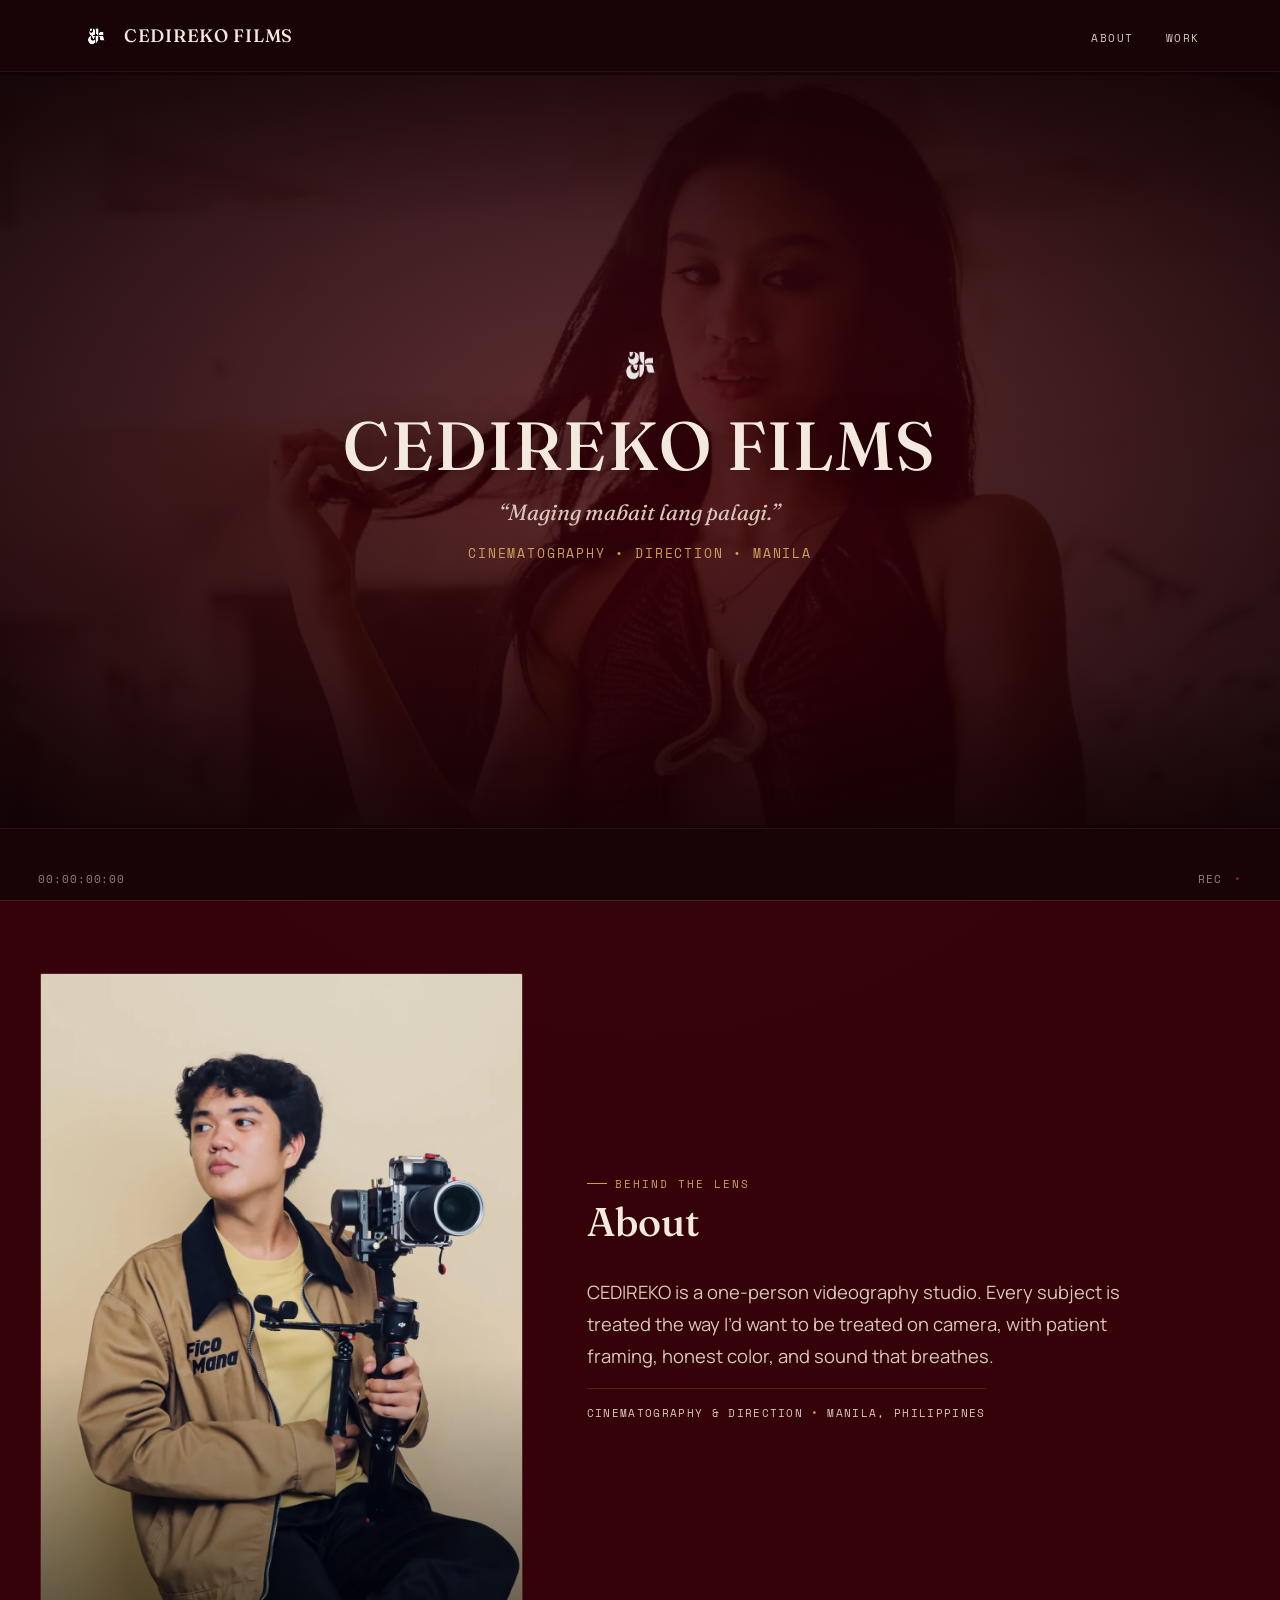
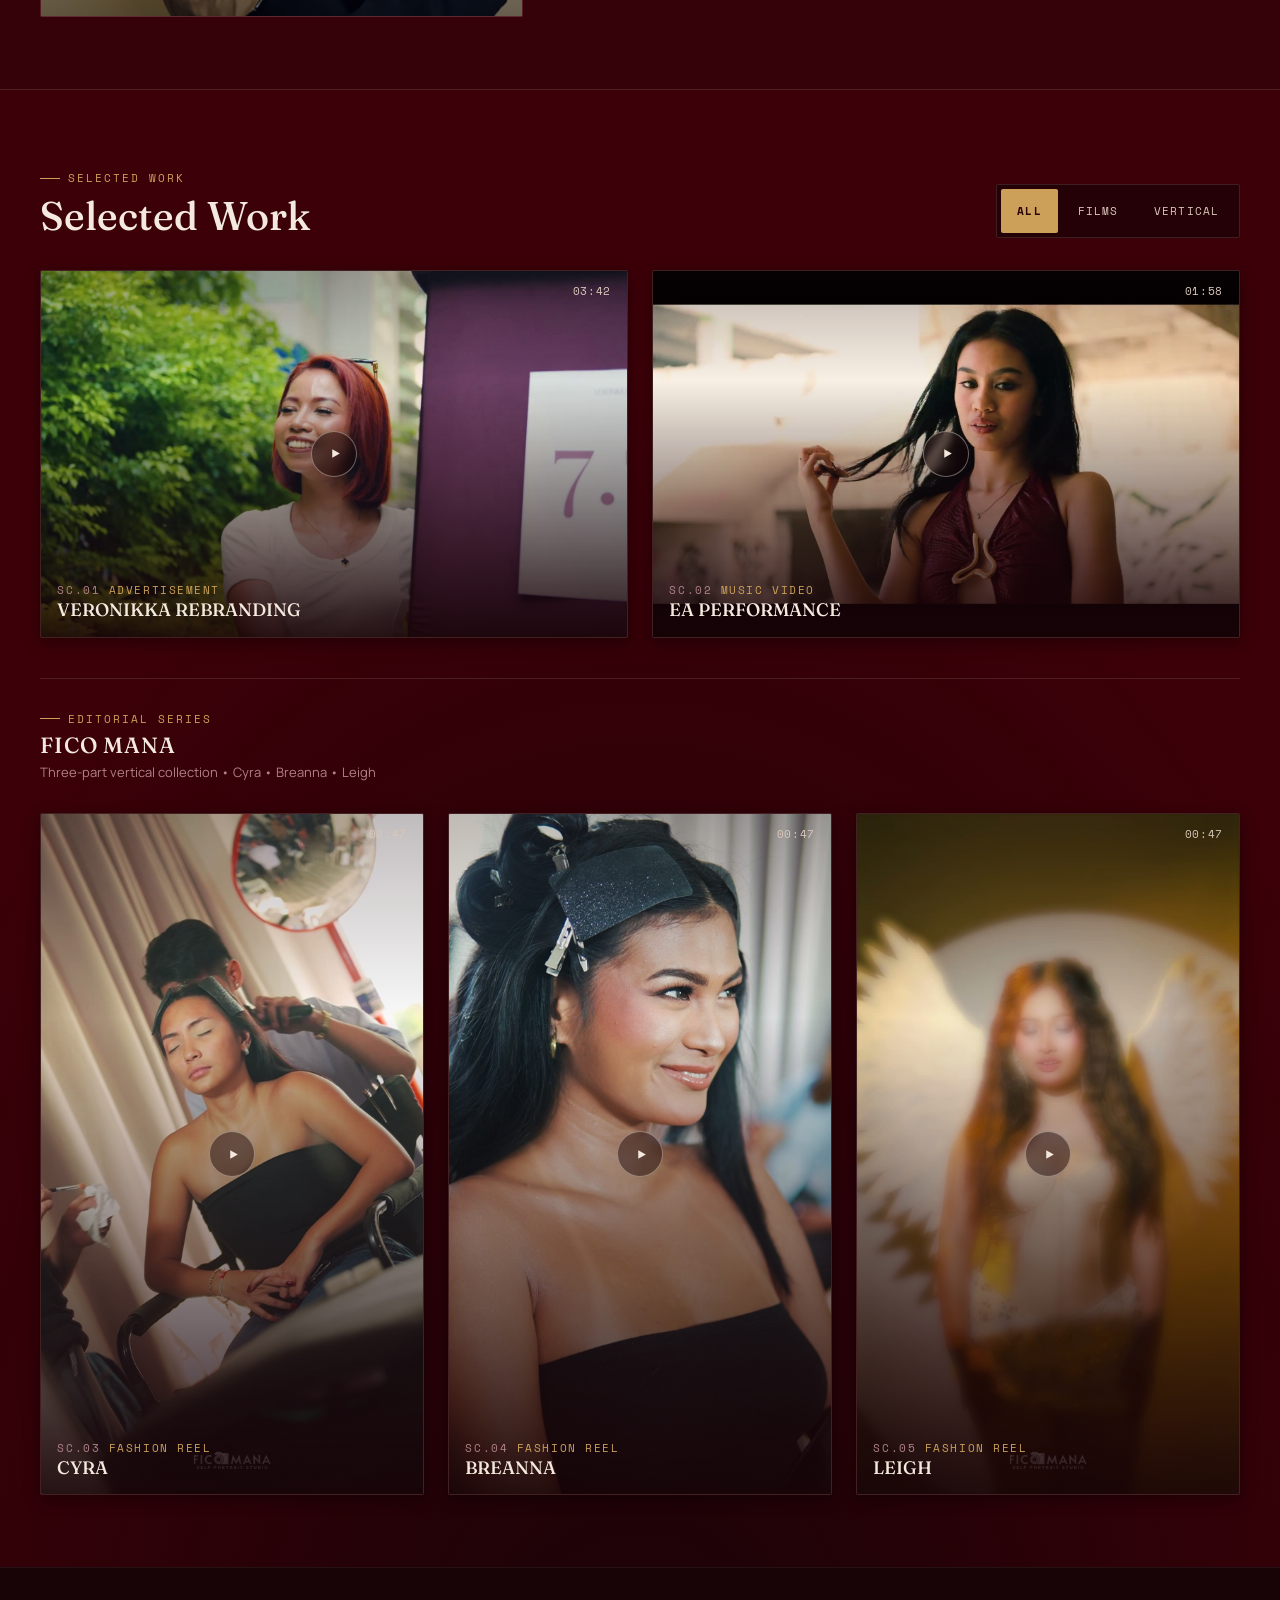
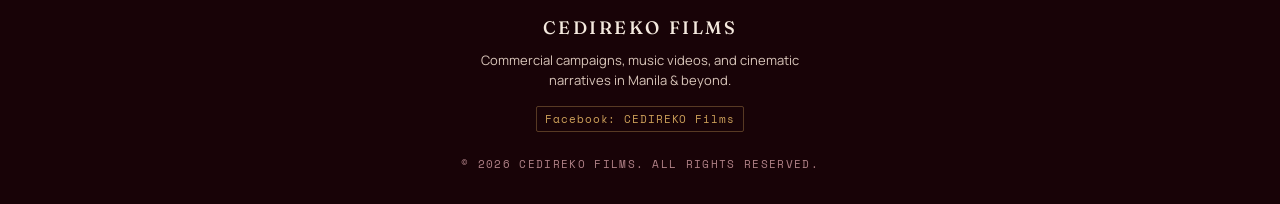
<file: index.html>
<!DOCTYPE html>
<html lang="en">
<head>
<meta charset="UTF-8">
<meta name="viewport" content="width=device-width, initial-scale=1.0">
<title>CEDIREKO Films — Videographer in Manila, Philippines</title>
<meta name="description" content="CEDIREKO Films is a videography studio in Manila, Philippines, crafting cinematic narratives, commercial campaigns, and vertical films.">
<link rel="canonical" href="https://eysiarw.github.io/Cedireko-Films/">

<meta name="theme-color" content="#3C0008">

<!-- Open Graph / Facebook -->
<meta property="og:type" content="website">
<meta property="og:title" content="CEDIREKO Films — Videographer in Manila, Philippines">
<meta property="og:description" content="CEDIREKO Films is a videography studio in Manila, Philippines, crafting cinematic narratives, commercial campaigns, and vertical films.">
<meta property="og:image" content="https://eysiarw.github.io/Cedireko-Films/assets/og-cover.jpg">
<meta property="og:image:width" content="1200">
<meta property="og:image:height" content="630">
<meta property="og:url" content="https://eysiarw.github.io/Cedireko-Films/">

<!-- Twitter Card -->
<meta name="twitter:card" content="summary_large_image">
<meta name="twitter:title" content="CEDIREKO Films — Videographer in Manila, Philippines">
<meta name="twitter:description" content="CEDIREKO Films is a videography studio in Manila, Philippines, crafting cinematic narratives, commercial campaigns, and vertical films.">
<meta name="twitter:image" content="https://eysiarw.github.io/Cedireko-Films/assets/og-cover.jpg">

<!-- Structured Data (JSON-LD) -->
<script type="application/ld+json">
{
  "@context": "https://schema.org",
  "@type": "LocalBusiness",
  "name": "CEDIREKO Films",
  "url": "https://eysiarw.github.io/Cedireko-Films/",
  "logo": "https://eysiarw.github.io/Cedireko-Films/assets/CEDIREKO%20PNG.png",
  "image": "https://eysiarw.github.io/Cedireko-Films/assets/og-cover.jpg",
  "address": {
    "@type": "PostalAddress",
    "addressLocality": "Manila",
    "addressCountry": "Philippines"
  },
  "sameAs": [
    "https://www.facebook.com/profile.php?id=100091618767684"
  ]
}
</script>

<link rel="preconnect" href="https://fonts.googleapis.com">
<link rel="preconnect" href="https://fonts.gstatic.com" crossorigin>
<link href="https://fonts.googleapis.com/css2?family=Fraunces:ital,opsz,wght@0,9..144,300;0,9..144,500;0,9..144,600;1,9..144,400&family=Manrope:wght@400;500;600;700&family=Space+Mono:wght@400;700&display=swap" rel="stylesheet">
<link rel="icon" type="image/png" href="assets/CEDIREKO PNG.png">
<link rel="stylesheet" href="style.css">
</head>
<body>

  <!-- Skip link for keyboard accessibility (WCAG 2.4.1) -->
  <a href="#main-content" class="skip-link">Skip to main content</a>

  <!-- Subtle analog film grain texture -->
  <div class="grain" aria-hidden="true"></div>

  <!-- SITE HEADER: Dual-state fixed translucent header -->
  <header class="site-header" id="site-header">
    <div class="site-header__container">
      
      <!-- Studio Brand & Logo Link -->
      <a href="#hero" class="site-header__brand" aria-label="CEDIREKO FILMS — Back to top">
        <img src="assets/CEDIREKO PNG.png" alt="CEDIREKO Films logo mark" class="site-header__logo" width="32" height="32" decoding="async">
        <span class="site-header__brand-text wordmark">CEDIREKO FILMS</span>
      </a>

      <!-- Desktop Navigation Links -->
      <nav class="site-header__nav" aria-label="Primary navigation">
        <ul class="site-header__nav-list">
          <li class="site-header__nav-item">
            <a href="#about" class="site-header__nav-link">About</a>
          </li>
          <li class="site-header__nav-item">
            <a href="#reel" class="site-header__nav-link">Work</a>
          </li>
        </ul>
      </nav>

      <!-- Mobile Hamburger Toggle Button -->
      <button type="button" 
              class="site-header__burger" 
              id="mobile-nav-toggle" 
              aria-controls="mobile-nav" 
              aria-expanded="false" 
              aria-label="Toggle navigation menu">
        <span class="burger-box" aria-hidden="true">
          <span class="burger-line"></span>
          <span class="burger-line"></span>
          <span class="burger-line"></span>
        </span>
      </button>

    </div>

    <!-- Mobile Navigation Drawer Overlay -->
    <div class="mobile-nav" id="mobile-nav" aria-label="Mobile navigation" inert>
      <div class="mobile-nav__backdrop" aria-hidden="true"></div>
      <nav class="mobile-nav__panel" aria-label="Mobile navigation menu" tabindex="-1">
        <div class="mobile-nav__header">
          <button type="button" 
                  class="mobile-nav__close" 
                  id="mobile-nav-close" 
                  aria-label="Close navigation menu">
            <svg aria-hidden="true" width="20" height="20" viewBox="0 0 24 24" fill="none" stroke="currentColor" stroke-width="2" stroke-linecap="round">
              <line x1="18" y1="6" x2="6" y2="18"></line>
              <line x1="6" y1="6" x2="18" y2="18"></line>
            </svg>
          </button>
        </div>

        <ul class="mobile-nav__list">
          <li class="mobile-nav__item">
            <a href="#about" class="mobile-nav__link">
              <span class="mobile-nav__label">About</span>
            </a>
          </li>
          <li class="mobile-nav__item">
            <a href="#reel" class="mobile-nav__link">
              <span class="mobile-nav__label">Work</span>
            </a>
          </li>
        </ul>
      </nav>
    </div>
  </header>

<main id="main-content" tabindex="-1">

  <!-- HERO: Cinematic Showcase -->
  <section class="hero" id="hero" aria-labelledby="hero-title">
    <!-- Ambient looping cinematic video background -->
    <div class="hero__video-bg" aria-hidden="true">
      <video class="hero__video-media" autoplay muted loop playsinline preload="metadata" poster="assets/posters/ea.jpg">
        <source src="projects/EA_FINALCUT.mp4" type="video/mp4">
      </video>
      <div class="hero__video-overlay"></div>
    </div>

    <!-- Letterbox cinema framing bars -->
    <div class="letterbox top" aria-hidden="true"></div>
    <div class="letterbox bottom" aria-hidden="true"></div>

    <!-- Viewfinder camera telemetry overlay -->
    <div class="hero__viewfinder hero-viewfinder" aria-hidden="true">
      <span class="hero-tc bl">00:00:00:00</span>
      <span class="hero-tc br">REC <span class="tally-dot" aria-hidden="true">&bull;</span></span>
    </div>

    <!-- Central Hero Staging: Clear 3-Tier Visual Hierarchy -->
    <div class="hero-inner hero__inner">
      <div class="logo-mark hero__logo">
        <img src="assets/CEDIREKO PNG.png" 
             alt="CEDIREKO Films studio logo" 
             class="hero__logo-img" 
             width="64" 
             height="64" 
             fetchpriority="high" 
             decoding="async">
      </div>
      <h1 id="hero-title" class="studio-name hero__title wordmark">CEDIREKO FILMS</h1>
      <div class="hero__tagline-group">
        <p class="tagline hero__tagline">&ldquo;Maging mabait lang palagi.&rdquo;</p>
      </div>
      <p class="hero__descriptor">Cinematography &bull; Direction &bull; Manila</p>
    </div>
  </section>

  <!-- ABOUT -->
  <section class="about" id="about" aria-labelledby="about-title">
    <div class="section-container">
      <div class="about-grid reveal">
        <div class="about-frame">
          <picture>
            <source srcset="assets/founder-portrait.webp" type="image/webp">
            <img class="about-placeholder-img" src="assets/founder-portrait.jpg" alt="Portrait of CEDIREKO Films founder and cinematographer" width="400" height="500" loading="lazy" decoding="async">
          </picture>
        </div>
        <div class="about-text">
          <div class="section-head">
            <span class="eyebrow">Behind the lens</span>
            <h2 id="about-title" class="section-title">About</h2>
          </div>
          <p class="about-bio">CEDIREKO is a one-person videography studio. Every subject is treated the way I&rsquo;d want to be treated on camera, with patient framing, honest color, and sound that breathes.</p>
          <div class="about-credits">
            <span class="about-credits-item">Cinematography &amp; Direction</span>
            <span class="about-credits-dot" aria-hidden="true">&bull;</span>
            <span class="about-credits-item">Manila, Philippines</span>
          </div>
        </div>
      </div>
    </div>
  </section>

  <!-- SELECTED WORK -->
  <section class="reel" id="reel" aria-labelledby="reel-title">
    <div class="section-container">
      <div class="section-head reel-head reveal">
        <div>
          <span class="eyebrow">Selected work</span>
          <h2 id="reel-title" class="section-title">Selected Work</h2>
        </div>
        <div class="reel-toggle" role="tablist" aria-label="Reel orientation">
          <button type="button" class="reel-toggle-btn is-active" data-view="all" role="tab" aria-selected="true" id="tab-all" aria-controls="reel-grid">All</button>
          <button type="button" class="reel-toggle-btn" data-view="landscape" role="tab" aria-selected="false" id="tab-films" aria-controls="reel-grid">Films</button>
          <button type="button" class="reel-toggle-btn" data-view="portrait" role="tab" aria-selected="false" id="tab-vertical" aria-controls="reel-grid">Vertical</button>
        </div>
      </div>

      <!-- Reel Grid: Responsive showcase with structured metadata -->
      <div class="reel-grid reveal-stagger" id="reel-grid" data-view="all" role="tabpanel" aria-labelledby="tab-all">

        <!-- Project 01: Veronikka Rebranding -->
        <div class="reel-card stagger-item" data-orientation="landscape" data-scene="SC.01" data-seek-time="1.0" tabindex="0" role="button" aria-label="Play Veronikka Rebranding (Advertisement)">
          <div class="reel-thumb" style="background:linear-gradient(150deg,#5c1420,#2a0509 70%);"></div>
          <video class="reel-video" data-src="projects/VERONIKKA_REVISED_3.mp4" poster="assets/posters/veronikka.jpg" muted loop playsinline preload="metadata"></video>
          <div class="reel-tc"><span>03:42</span></div>
          <div class="play-ring" aria-hidden="true"><svg viewBox="0 0 24 24" aria-hidden="true"><path d="M6 4l14 8-14 8V4z"/></svg></div>
          <div class="reel-meta">
            <div class="reel-meta-eyebrow">
              <span class="reel-scene" aria-hidden="true">SC.01</span>
              <span class="reel-cat">ADVERTISEMENT</span>
            </div>
            <h3 class="reel-title">VERONIKKA REBRANDING</h3>
          </div>
        </div>

        <!-- Project 02: EA Performance -->
        <div class="reel-card stagger-item" data-orientation="landscape" data-scene="SC.02" data-seek-time="2.0" tabindex="0" role="button" aria-label="Play EA Performance (Music Video)">
          <div class="reel-thumb" style="background:linear-gradient(150deg,#7a2233,#3c0008 70%);"></div>
          <video class="reel-video" data-src="projects/EA_FINALCUT.mp4" poster="assets/posters/ea.jpg" muted loop playsinline preload="metadata"></video>
          <div class="reel-tc"><span>01:58</span></div>
          <div class="play-ring" aria-hidden="true"><svg viewBox="0 0 24 24" aria-hidden="true"><path d="M6 4l14 8-14 8V4z"/></svg></div>
          <div class="reel-meta">
            <div class="reel-meta-eyebrow">
              <span class="reel-scene" aria-hidden="true">SC.02</span>
              <span class="reel-cat">MUSIC VIDEO</span>
            </div>
            <h3 class="reel-title">EA PERFORMANCE</h3>
          </div>
        </div>

        <!-- FICO MANA Series Header: Clean group label without bracket noise -->
        <div class="reel-series-header" data-series="ficomana">
          <div class="reel-series-header__inner">
            <span class="eyebrow">Editorial Series</span>
            <h3 class="reel-series-title">FICO MANA</h3>
            <p class="reel-series-desc">Three-part vertical collection &bull; Cyra &bull; Breanna &bull; Leigh</p>
          </div>
        </div>

        <!-- Project 03: FICO MANA — Cyra -->
        <div class="reel-card stagger-item" data-orientation="portrait" data-series="ficomana" data-scene="SC.03" data-seek-time="1.5" tabindex="0" role="button" aria-label="Play Fico Mana Cyra (Vertical Series Pt. 1)">
          <div class="reel-thumb" style="background:linear-gradient(150deg,#6b1c28,#2a0509 70%);"></div>
          <video class="reel-video" data-src="projects/FICOMANA_CYRA_2_1.mp4" poster="assets/posters/ficomana_cyra.jpg" muted loop playsinline preload="metadata"></video>
          <div class="reel-tc"><span>00:47</span></div>
          <div class="play-ring" aria-hidden="true"><svg viewBox="0 0 24 24" aria-hidden="true"><path d="M6 4l14 8-14 8V4z"/></svg></div>
          <div class="reel-meta">
            <div class="reel-meta-eyebrow">
              <span class="reel-scene" aria-hidden="true">SC.03</span>
              <span class="reel-cat">FASHION REEL</span>
            </div>
            <h3 class="reel-title">CYRA</h3>
          </div>
        </div>

        <!-- Project 04: FICO MANA — Breanna -->
        <div class="reel-card stagger-item" data-orientation="portrait" data-series="ficomana" data-scene="SC.04" data-seek-time="1.5" tabindex="0" role="button" aria-label="Play Fico Mana Breanna (Vertical Series Pt. 2)">
          <div class="reel-thumb" style="background:linear-gradient(150deg,#6b1c28,#2a0509 70%);"></div>
          <video class="reel-video" data-src="projects/BREANNA_1.mp4" poster="assets/posters/ficomana_breanna.jpg" muted loop playsinline preload="metadata"></video>
          <div class="reel-tc"><span>00:47</span></div>
          <div class="play-ring" aria-hidden="true"><svg viewBox="0 0 24 24" aria-hidden="true"><path d="M6 4l14 8-14 8V4z"/></svg></div>
          <div class="reel-meta">
            <div class="reel-meta-eyebrow">
              <span class="reel-scene" aria-hidden="true">SC.04</span>
              <span class="reel-cat">FASHION REEL</span>
            </div>
            <h3 class="reel-title">BREANNA</h3>
          </div>
        </div>

        <!-- Project 05: FICO MANA — Leigh -->
        <div class="reel-card stagger-item" data-orientation="portrait" data-series="ficomana" data-scene="SC.05" data-seek-time="1.5" tabindex="0" role="button" aria-label="Play Fico Mana Leigh (Vertical Series Pt. 3)">
          <div class="reel-thumb" style="background:linear-gradient(150deg,#6b1c28,#2a0509 70%);"></div>
          <video class="reel-video" data-src="projects/FICOMANA_LEIGH_web.mp4" poster="assets/posters/ficomana_leigh.jpg" muted loop playsinline preload="metadata"></video>
          <div class="reel-tc"><span>00:47</span></div>
          <div class="play-ring" aria-hidden="true"><svg viewBox="0 0 24 24" aria-hidden="true"><path d="M6 4l14 8-14 8V4z"/></svg></div>
          <div class="reel-meta">
            <div class="reel-meta-eyebrow">
              <span class="reel-scene" aria-hidden="true">SC.05</span>
              <span class="reel-cat">FASHION REEL</span>
            </div>
            <h3 class="reel-title">LEIGH</h3>
          </div>
        </div>

      </div>
    </div>
  </section>

</main>

  <!-- NATIVE VIDEO MODAL PLAYER -->
  <dialog id="video-modal" class="video-modal" aria-labelledby="modal-title" aria-modal="true">
    <div class="modal-dialog-content modal-inner">
      <button type="button" class="modal-close" aria-label="Close video player">
        <svg width="20" height="20" viewBox="0 0 24 24" fill="none" stroke="currentColor" stroke-width="2" aria-hidden="true">
          <path d="M18 6L6 18M6 6l12 12" stroke-linecap="round" stroke-linejoin="round"/>
        </svg>
      </button>
      <div class="modal-video-container">
        <video id="modal-video" controls playsinline preload="metadata" poster="assets/posters/veronikka.jpg">
          <source src="projects/VERONIKKA_REVISED_3.mp4" type="video/mp4">
          Your browser does not support native video playback.
        </video>
      </div>
      <div class="modal-info">
        <div class="modal-meta-left">
          <div class="modal-meta-eyebrow">
            <span class="modal-scene" id="modal-scene">SC.01</span>
            <span class="modal-cat" id="modal-cat">ADVERTISEMENT</span>
          </div>
          <h3 class="modal-title" id="modal-title">VERONIKKA REBRANDING</h3>
          <span class="modal-tc" id="modal-tc">03:42</span>
          <div class="modal-specs" id="modal-specs"></div>
        </div>

        <!-- Cinema Viewer Transport: Prev / Next Navigation -->
        <div class="modal-transport" aria-label="Reel transport controls">
          <button type="button" class="modal-nav-btn modal-prev" id="modal-prev-btn" aria-label="Previous project (Left Arrow)">
            <svg width="18" height="18" viewBox="0 0 24 24" fill="none" stroke="currentColor" stroke-width="2" stroke-linecap="round" stroke-linejoin="round" aria-hidden="true">
              <polyline points="15 18 9 12 15 6"></polyline>
            </svg>
            <span class="modal-nav-text">PREV</span>
          </button>
          <button type="button" class="modal-nav-btn modal-next" id="modal-next-btn" aria-label="Next project (Right Arrow)">
            <span class="modal-nav-text">NEXT</span>
            <svg width="18" height="18" viewBox="0 0 24 24" fill="none" stroke="currentColor" stroke-width="2" stroke-linecap="round" stroke-linejoin="round" aria-hidden="true">
              <polyline points="9 18 15 12 9 6"></polyline>
            </svg>
          </button>
        </div>
      </div>
    </div>
  </dialog>

<!-- SITE FOOTER -->
<footer class="site-footer" id="contact">
  <div class="footer-inner">
    <span class="footer-brand wordmark">CEDIREKO FILMS</span>
    <p class="footer-inquiry-note">Commercial campaigns, music videos, and cinematic narratives in Manila &amp; beyond.</p>
    <div class="footer-contact">
      <a href="https://www.facebook.com/profile.php?id=100091618767684" target="_blank" rel="noopener noreferrer" class="footer-contact-link" aria-label="CEDIREKO Films on Facebook (opens in new tab)">Facebook: CEDIREKO Films</a>
    </div>
    <p class="footer-copyright">&copy; 2026 CEDIREKO FILMS. ALL RIGHTS RESERVED.</p>
  </div>
</footer>

<script src="script.js"></script>
</body>
</html>
</file>
<file: style.css>
/* ==========================================================================
   CEDIREKO FILMS — DESIGN SYSTEM & CONSOLIDATED STYLESHEET
   Studio: Manila Videography Studio (Cinematography & Direction)
   Architecture: Unified CSS Custom Properties & Semantic Token System
   Palette: Darkroom Burgundy Canvas (#3C0008), Bone (#F4E9DE), Ember Gold (#CDA05A)
   ========================================================================== */

:root {
  --space-1: 0.25rem;
  --space-2: 0.5rem;
  --space-3: 0.75rem;
  --space-4: 1rem;
  --space-5: 1.5rem;
  --space-6: 2rem;
  --space-7: 3rem;
  --space-8: 4rem;
  --space-9: 6rem;

  --font-display: 'Fraunces', Georgia, serif;
  --font-sans: 'Manrope', -apple-system, BlinkMacSystemFont, 'Segoe UI', Roboto, sans-serif;
  --font-mono: 'Space Mono', 'SF Mono', Consolas, monospace;

  --font-family-display: var(--font-display);
  --font-family-sans: var(--font-sans);
  --font-family-mono: var(--font-mono);

  --text-xs: 0.6875rem;
  --text-sm: 0.8125rem;
  --text-base: 1rem;
  --text-lg: 1.125rem;
  --text-xl: 1.375rem;
  --text-2xl: clamp(1.85rem, 4vw, 2.5rem);
  --text-hero: clamp(2.5rem, 7vw, 4.25rem);

  --void: #3C0008;
  --wine: #4C0F19;
  --wine-deep: #2A0509;
  --frame: #180307;
  --bone: #F4E9DE;
  --bone-dim: #D9C6BA;
  --ash-rose: #B08187;
  --ember: #CDA05A;
  --ember-bright: #E2B66E;
  --line: rgba(244, 233, 222, 0.12);
  --line-strong: rgba(205, 160, 90, 0.35);

  --color-bg-primary: var(--void);
  --color-bg-surface: var(--wine-deep);
  --color-bg-elevated: var(--wine);
  --color-bg-frame: var(--frame);
  --color-bg-overlay: rgba(24, 3, 7, 0.92);
  --color-text-primary: var(--bone);
  --color-text-secondary: var(--bone-dim);
  --color-text-muted: var(--ash-rose);
  --color-accent: var(--ember);
  --color-border: var(--line);
  --color-border-subtle: var(--line);
  --color-border-accent: var(--line-strong);

  --radius: 2px;
  --radius-xs: 2px;
  --radius-sm: 2px;
  --radius-md: 2px;
  --radius-full: 2px;

  --border-subtle: 1px solid var(--color-border);
  --border-accent: 1px solid var(--color-border-accent);
  --shadow-elevation: 0 16px 40px -8px rgba(0, 0, 0, 0.65);

  --container-max-width: 1200px;
  --container-narrow: 840px;
  --section-padding-y: clamp(4.5rem, 8vh, 6.5rem);
  --section-padding-x: clamp(1.25rem, 4vw, 2.5rem);

  --header-height: 72px;
  --header-height-scrolled: 64px;
  --header-height-mobile: 60px;
  --header-blur: 16px;
  --header-text: var(--color-text-primary);
  --header-text-hover: var(--color-accent);

  --ease: cubic-bezier(.22, .68, .2, 1);
  --duration-fast: 0.2s;
  --duration-normal: 0.35s;
  --duration-slow: 0.8s;
  --reveal-duration: var(--duration-slow);
  --reveal-distance: 24px;

  --z-grain: 1;
  --z-content: 2;
  --z-letterbox: 5;
  --z-hero-tc: 6;
  --z-header: 100;
  --z-drawer: 150;
  --z-modal: 1000;
}

/* ==========================================================================
   GLOBAL RESET & ACCESSIBILITY BASE
   ========================================================================== */

*, *::before, *::after {
  margin: 0;
  padding: 0;
  box-sizing: border-box;
}

html {
  scroll-behavior: smooth;
  -webkit-overflow-scrolling: touch;
}

body {
  background:
    radial-gradient(ellipse 120% 80% at 50% -20%, var(--wine) 0%, transparent 70%),
    radial-gradient(ellipse 100% 60% at 50% 100%, var(--frame) 0%, transparent 70%),
    var(--void);
  color: var(--bone);
  font-family: var(--font-sans);
  -webkit-font-smoothing: antialiased;
  overflow-x: hidden;
  position: relative;
  min-height: 100vh;
}

body.menu-open {
  overflow: hidden;
  touch-action: none;
}

section[id], footer[id] {
  scroll-margin-top: 80px;
}

::selection {
  background: var(--ember);
  color: var(--wine-deep);
}

/* 35mm Analog Film Grain Texture Overlay */
.grain {
  position: fixed;
  inset: 0;
  pointer-events: none;
  z-index: var(--z-grain);
  opacity: 0.04;
  mix-blend-mode: overlay;
  background-image: url("data:image/svg+xml,%3Csvg xmlns='http://www.w3.org/2000/svg' width='120' height='120'%3E%3Cfilter id='n'%3E%3CfeTurbulence type='fractalNoise' baseFrequency='0.9' numOctaves='2' stitchTiles='stitch'/%3E%3C/filter%3E%3Crect width='100%25' height='100%25' filter='url(%23n)'/%3E%3C/svg%3E");
  transform: translateZ(0);
  backface-visibility: hidden;
}

main, footer {
  position: relative;
  z-index: var(--z-content);
}

/* Shared Wordmark Style */
.wordmark {
  font-family: var(--font-display);
  font-weight: 500;
  font-style: normal;
  letter-spacing: 0.02em;
  color: var(--bone);
}

/* Unified Section Eyebrow Header Pattern */
.eyebrow {
  font-family: var(--font-mono);
  font-size: var(--text-xs);
  letter-spacing: 0.18em;
  text-transform: uppercase;
  color: var(--ember);
  display: inline-flex;
  align-items: center;
  gap: var(--space-2);
}

.eyebrow::before {
  content: "";
  width: 1.25rem;
  height: 1px;
  background: var(--ember);
  display: inline-block;
}

/* Accessibility Skip Link (WCAG 2.4.1) */
.skip-link {
  position: fixed;
  top: var(--space-4);
  left: var(--space-4);
  z-index: 10000;
  padding: var(--space-2) var(--space-4);
  background: var(--wine);
  color: var(--bone);
  border: 1px solid var(--color-accent);
  border-radius: var(--radius);
  font-family: var(--font-mono);
  font-size: var(--text-xs);
  letter-spacing: 0.08em;
  text-decoration: none;
  transform: translateY(calc(-100% - var(--space-4) - 1rem));
  transition: transform var(--duration-fast) var(--ease);
}

.skip-link:focus,
.skip-link:focus-visible {
  transform: translateY(0);
  outline: 2px solid var(--color-accent);
  outline-offset: 2px;
}

#main-content:focus {
  outline: none;
}

/* ==========================================================================
   SITE HEADER & NAVIGATION
   Fixed dual-state header with backdrop blur and responsive mobile drawer
   ========================================================================== */

.site-header {
  position: fixed;
  top: 0;
  left: 0;
  right: 0;
  width: 100%;
  height: var(--header-height);
  z-index: var(--z-header);
  background: transparent;
  border-bottom: 1px solid transparent;
  backdrop-filter: blur(0px);
  -webkit-backdrop-filter: blur(0px);
  transition:
    background var(--duration-normal) var(--ease),
    border-color var(--duration-normal) var(--ease),
    backdrop-filter var(--duration-normal) var(--ease),
    -webkit-backdrop-filter var(--duration-normal) var(--ease),
    height var(--duration-normal) var(--ease),
    box-shadow var(--duration-normal) var(--ease);
}

.site-header--scrolled {
  height: var(--header-height-scrolled);
  background: rgba(24, 3, 7, 0.88);
  border-bottom-color: var(--color-border);
  backdrop-filter: blur(var(--header-blur));
  -webkit-backdrop-filter: blur(var(--header-blur));
  box-shadow: 0 10px 30px -10px rgba(0, 0, 0, 0.5);
}

.site-header__container {
  max-width: var(--container-max-width);
  height: 100%;
  margin: 0 auto;
  padding: 0 var(--section-padding-x);
  display: flex;
  align-items: center;
  justify-content: space-between;
  gap: var(--space-4);
}

/* Studio Brand Link in Header (Single Brand Mark Anchor) */
.site-header__brand {
  display: inline-flex;
  align-items: center;
  gap: var(--space-3);
  text-decoration: none;
  color: var(--header-text);
  flex-shrink: 0;
  transition: opacity var(--duration-fast) var(--ease);
}

.site-header__brand:hover {
  opacity: 0.85;
}

.site-header__brand:focus-visible {
  outline: 2px solid var(--color-accent);
  outline-offset: 4px;
  border-radius: var(--radius);
}

.site-header__logo {
  width: 32px;
  height: 32px;
  object-fit: contain;
  display: block;
}

.site-header__brand-text {
  font-family: var(--font-display);
  font-size: var(--text-lg);
  font-weight: 500;
  letter-spacing: 0.04em;
  color: var(--color-text-primary);
  line-height: 1;
}

/* Desktop Navigation */
.site-header__nav {
  display: flex;
  align-items: center;
}

.site-header__nav-list {
  display: flex;
  align-items: center;
  gap: var(--space-6);
  list-style: none;
  margin: 0;
  padding: 0;
}

.site-header__nav-link {
  font-family: var(--font-mono);
  font-size: var(--text-xs);
  letter-spacing: 0.14em;
  text-transform: uppercase;
  color: var(--color-text-secondary);
  text-decoration: none;
  padding: var(--space-2) 0;
  position: relative;
  transition: color var(--duration-fast) var(--ease);
}

.site-header__nav-link::after {
  content: "";
  position: absolute;
  bottom: 0;
  left: 0;
  width: 0;
  height: 1px;
  background: var(--color-accent);
  transition: width var(--duration-normal) var(--ease);
}

.site-header__nav-link:hover {
  color: var(--color-text-primary);
}

.site-header__nav-link:hover::after,
.site-header__nav-link:focus-visible::after {
  width: 100%;
}

.site-header__nav-link:focus-visible {
  outline: 2px solid var(--color-accent);
  outline-offset: 4px;
  border-radius: var(--radius);
}

/* Mobile Toggle Hamburger Button (Accessible 44x44px target) */
.site-header__burger {
  display: none;
  width: 44px;
  height: 44px;
  padding: 0;
  background: transparent;
  border: 1px solid var(--color-border);
  border-radius: var(--radius);
  cursor: pointer;
  flex-direction: column;
  justify-content: center;
  align-items: center;
  z-index: calc(var(--z-drawer) + 1);
  transition:
    background var(--duration-fast) var(--ease),
    border-color var(--duration-fast) var(--ease);
}

.site-header__burger:hover {
  background: rgba(244, 233, 222, 0.05);
  border-color: rgba(244, 233, 222, 0.3);
}

.site-header__burger:focus-visible {
  outline: 2px solid var(--color-accent);
  outline-offset: 2px;
}

.burger-box {
  display: flex;
  flex-direction: column;
  justify-content: center;
  align-items: center;
  gap: 5px;
  width: 20px;
  height: 20px;
}

.burger-line {
  display: block;
  width: 20px;
  height: 1.5px;
  background: var(--color-text-primary);
  border-radius: 1px;
  transition:
    transform var(--duration-normal) var(--ease),
    opacity var(--duration-normal) var(--ease);
}

.site-header__burger.is-active .burger-line:nth-child(1),
.site-header__burger[aria-expanded="true"] .burger-line:nth-child(1) {
  transform: translateY(6.5px) rotate(45deg);
}

.site-header__burger.is-active .burger-line:nth-child(2),
.site-header__burger[aria-expanded="true"] .burger-line:nth-child(2) {
  opacity: 0;
}

.site-header__burger.is-active .burger-line:nth-child(3),
.site-header__burger[aria-expanded="true"] .burger-line:nth-child(3) {
  transform: translateY(-6.5px) rotate(-45deg);
}

/* Mobile Navigation Drawer */
.mobile-nav {
  display: none;
  position: fixed;
  inset: 0;
  width: 100%;
  height: 100vh;
  height: 100dvh;
  z-index: var(--z-drawer);
  pointer-events: none;
  visibility: hidden;
  transition: visibility var(--duration-normal);
}

.mobile-nav__backdrop {
  position: absolute;
  inset: 0;
  background: rgba(0, 0, 0, 0.7);
  opacity: 0;
  backdrop-filter: blur(8px);
  -webkit-backdrop-filter: blur(8px);
  transition: opacity var(--duration-normal) var(--ease);
}

.mobile-nav__panel {
  position: absolute;
  top: 0;
  left: 0;
  right: 0;
  width: 100%;
  background: rgba(24, 3, 7, 0.98);
  border-bottom: 1px solid var(--color-border);
  backdrop-filter: blur(24px);
  -webkit-backdrop-filter: blur(24px);
  padding: calc(var(--header-height-mobile) + var(--space-4)) var(--space-6) var(--space-7);
  display: flex;
  flex-direction: column;
  transform: translateY(-100%);
  transition: transform var(--duration-normal) var(--ease);
  overflow-y: auto;
  outline: none;
}

.mobile-nav.is-open {
  visibility: visible;
  pointer-events: auto;
  transition: transform var(--duration-normal) var(--ease), opacity var(--duration-normal) var(--ease);
}

.mobile-nav.is-open .mobile-nav__backdrop {
  opacity: 1;
}

.mobile-nav.is-open .mobile-nav__panel {
  transform: translateY(0);
}

.mobile-nav__header {
  display: flex;
  align-items: center;
  justify-content: flex-end;
  margin-bottom: var(--space-5);
}

.mobile-nav__close {
  width: 44px;
  height: 44px;
  display: inline-flex;
  align-items: center;
  justify-content: center;
  background: transparent;
  border: 1px solid var(--color-border);
  border-radius: var(--radius);
  color: var(--color-text-primary);
  cursor: pointer;
  transition: background var(--duration-fast) var(--ease);
}

.mobile-nav__close:hover {
  background: rgba(244, 233, 222, 0.08);
}

.mobile-nav__close:focus-visible {
  outline: 2px solid var(--color-accent);
  outline-offset: 2px;
}

.mobile-nav__list {
  list-style: none;
  margin: 0;
  padding: 0;
  display: flex;
  flex-direction: column;
}

.mobile-nav__item {
  border-bottom: 1px solid rgba(244, 233, 222, 0.08);
}

.mobile-nav__link {
  display: flex;
  align-items: center;
  padding: var(--space-4) 0;
  text-decoration: none;
  transition: transform var(--duration-fast) var(--ease);
}

.mobile-nav__link:hover,
.mobile-nav__link:focus-visible {
  transform: translateX(6px);
}

.mobile-nav__label {
  font-family: var(--font-display);
  font-size: clamp(1.6rem, 6vw, 2.2rem);
  font-style: italic;
  color: var(--color-text-primary);
  transition: color var(--duration-fast) var(--ease);
}

.mobile-nav__link:hover .mobile-nav__label,
.mobile-nav__link:focus-visible .mobile-nav__label {
  color: var(--color-accent);
}

/* Responsive Media Queries for Header & Drawer */
@media (max-width: 768px) {
  :root {
    --header-height: var(--header-height-mobile);
  }

  .site-header__container {
    padding: 0 var(--space-4);
  }

  .site-header__nav {
    display: none;
  }

  .site-header__burger {
    display: flex;
  }

  .mobile-nav {
    display: flex;
  }
}

@media (min-width: 769px) {
  .site-header__burger,
  .mobile-nav {
    display: none !important;
  }
}

/* ==========================================================================
   SCROLL REVEAL ANIMATIONS
   ========================================================================== */

.reveal {
  opacity: 0;
  transform: translateY(var(--reveal-distance));
  transition:
    opacity var(--reveal-duration) var(--ease),
    transform var(--reveal-duration) var(--ease);
}

.reveal.is-visible {
  opacity: 1;
  transform: translateY(0);
}

.reveal-stagger.is-visible .stagger-item {
  opacity: 1;
  transform: translateY(0);
}

.stagger-item {
  opacity: 0;
  transform: translateY(var(--reveal-distance));
  transition:
    opacity var(--reveal-duration) var(--ease),
    transform var(--reveal-duration) var(--ease);
}

.stagger-item:nth-child(1) { transition-delay: 0.05s; }
.stagger-item:nth-child(2) { transition-delay: 0.12s; }
.stagger-item:nth-child(3) { transition-delay: 0.20s; }
.stagger-item:nth-child(4) { transition-delay: 0.28s; }
.stagger-item:nth-child(5) { transition-delay: 0.36s; }

/* ==========================================================================
   CINEMATIC HERO SECTION
   Letterbox scope framing, 3-tier clear visual hierarchy, camera viewfinder HUD
   ========================================================================== */

.hero {
  position: relative;
  min-height: 100svh;
  display: flex;
  flex-direction: column;
  justify-content: center;
  align-items: center;
  text-align: center;
  padding: var(--section-padding-y) var(--section-padding-x);
  background:
    radial-gradient(ellipse 90% 75% at 50% 50%, transparent 45%, rgba(24, 3, 7, 0.7) 100%),
    radial-gradient(120% 90% at 50% 15%, var(--wine) 0%, var(--void) 65%),
    var(--void);
  overflow: hidden;
}

/* Ambient Loop Video Background */
.hero__video-bg {
  position: absolute;
  inset: 0;
  width: 100%;
  height: 100%;
  overflow: hidden;
  pointer-events: none;
  z-index: 1;
}

.hero__video-media {
  width: 100%;
  height: 100%;
  object-fit: cover;
  opacity: 0.32;
  filter: saturate(0.85) contrast(1.1);
  transform: scale(1.02);
}

.hero__video-overlay {
  position: absolute;
  inset: 0;
  background:
    radial-gradient(ellipse 90% 75% at 50% 50%, rgba(60, 0, 8, 0.45) 0%, rgba(18, 2, 5, 0.88) 75%),
    linear-gradient(to bottom, rgba(18, 2, 5, 0.75) 0%, transparent 25%, transparent 75%, rgba(18, 2, 5, 0.95) 100%);
}

/* Cinema Letterbox Scope Framing Bars (2.39:1 Anamorphic Cue) */
.letterbox {
  position: absolute;
  left: 0;
  right: 0;
  height: 8vh;
  min-height: 40px;
  background: var(--frame);
  z-index: var(--z-letterbox);
  transform: scaleY(0);
  transition: transform 1s var(--ease);
  pointer-events: none;
}

.letterbox.top {
  top: 0;
  transform-origin: top;
  border-bottom: 1px solid rgba(244, 233, 222, 0.06);
}

.letterbox.bottom {
  bottom: 0;
  transform-origin: bottom;
  border-top: 1px solid rgba(244, 233, 222, 0.06);
}

.hero.revealed .letterbox {
  transform: scaleY(1);
}

/* Camera Viewfinder HUD Overlay (ARRI/RED cinema monitor aesthetic) */
.hero__viewfinder {
  position: absolute;
  inset: 0;
  pointer-events: none;
  z-index: var(--z-hero-tc);
}

.hero-tc {
  position: absolute;
  font-family: var(--font-mono);
  font-size: var(--text-xs);
  letter-spacing: 0.08em;
  color: var(--bone-dim);
  opacity: 0;
  transition: opacity 0.8s ease 0.8s;
  pointer-events: none;
  user-select: none;
}

.hero.revealed .hero-tc {
  opacity: 0.65;
}

.hero-tc.bl {
  bottom: 1.5vh;
  left: clamp(1rem, 3vw, 2.5rem);
}

.hero-tc.br {
  bottom: 1.5vh;
  right: clamp(1rem, 3vw, 2.5rem);
}

.tally-dot {
  color: #E53935;
  display: inline-block;
  margin-left: 0.25rem;
  animation: rec-blink 1.2s steps(1, start) infinite;
}

@keyframes rec-blink {
  0%, 100% { opacity: 1; }
  50% { opacity: 0; }
}

/* Central Hero Staging: Strict 3-Tier Clear Hierarchy */
.hero-inner {
  position: relative;
  z-index: var(--z-content);
  display: flex;
  flex-direction: column;
  align-items: center;
  gap: var(--space-4);
  max-width: 860px;
  margin: 0 auto;
  opacity: 0;
  transform: translateY(var(--reveal-distance));
  transition:
    opacity var(--reveal-duration) var(--ease) 0.3s,
    transform var(--reveal-duration) var(--ease) 0.3s;
}

.hero.revealed .hero-inner {
  opacity: 1;
  transform: translateY(0);
}

/* Refined Studio Seal Emblem (Non-competing with headline) */
.hero__logo {
  width: 56px;
  height: 56px;
  margin-bottom: var(--space-1);
  filter: drop-shadow(0 0 20px rgba(205, 160, 90, 0.2));
  opacity: 0.9;
  transition: transform var(--duration-normal) var(--ease), opacity var(--duration-normal) var(--ease);
}

.hero__logo img {
  width: 100%;
  height: 100%;
  object-fit: contain;
  display: block;
}

.hero__logo:hover {
  transform: scale(1.05);
  opacity: 1;
}

/* 1. PRIMARY FOCAL POINT: Studio Wordmark */
.hero__title {
  font-family: var(--font-display);
  font-size: var(--text-hero);
  font-weight: 500;
  line-height: 0.96;
  letter-spacing: 0.02em;
  color: var(--bone);
  text-shadow: 0 4px 30px rgba(0, 0, 0, 0.5);
  margin: 0;
}

/* 2. SECONDARY TIER: Authentic Motto */
.hero__tagline-group {
  margin-top: var(--space-1);
}

.hero__tagline {
  font-family: var(--font-display);
  font-style: italic;
  font-weight: 400;
  font-size: var(--text-xl);
  color: var(--bone-dim);
  max-width: 34ch;
  margin: 0;
  line-height: 1.3;
}

/* 3. TERTIARY TIER: Studio Discipline */
.hero__descriptor {
  font-family: var(--font-mono);
  font-size: var(--text-sm);
  letter-spacing: 0.14em;
  text-transform: uppercase;
  color: var(--color-accent);
  margin: 0;
}

/* ==========================================================================
   SECTION SHELL & CONTAINER ARCHITECTURE
   Consistent max-width, horizontal padding, and vertical rhythm
   ========================================================================== */

section {
  padding: var(--section-padding-y) var(--section-padding-x);
  position: relative;
}

.section-container {
  max-width: var(--container-max-width);
  margin: 0 auto;
}

.section-head {
  margin-bottom: var(--space-6);
}

.section-title {
  font-family: var(--font-display);
  font-weight: 500;
  font-size: var(--text-2xl);
  margin-top: var(--space-2);
  line-height: 1.1;
  color: var(--bone);
}

/* ==========================================================================
   ABOUT SECTION
   ========================================================================== */

.about {
  background: rgba(42, 5, 9, 0.45);
  border-top: 1px solid var(--line);
  border-bottom: 1px solid var(--line);
}

.about-grid {
  display: grid;
  grid-template-columns: 1fr;
  gap: var(--space-6);
  align-items: center;
}

.about-frame {
  width: 100%;
  aspect-ratio: 4 / 5;
  border-radius: var(--radius);
  border: 1px solid var(--line);
  overflow: hidden;
  position: relative;
  background: linear-gradient(160deg, var(--wine) 0%, var(--void) 100%);
}

.about-frame::after {
  content: "";
  position: absolute;
  inset: 0;
  background: linear-gradient(180deg, transparent 60%, rgba(0, 0, 0, 0.5) 100%);
  z-index: 1;
}

.about-frame picture {
  display: contents;
}

.about-frame .about-placeholder-img {
  position: absolute;
  inset: 0;
  width: 100%;
  height: 100%;
  object-fit: cover;
  object-position: center;
  z-index: 0;
}

.about-bio {
  font-size: clamp(1rem, 1.6vw, 1.15rem);
  line-height: 1.75;
  color: var(--bone-dim);
  max-width: 52ch;
}

.about-credits {
  margin-top: var(--space-4);
  padding-top: var(--space-4);
  border-top: 1px solid var(--line);
  display: inline-flex;
  align-items: center;
  gap: var(--space-2);
  font-family: var(--font-mono);
  font-size: var(--text-xs);
  letter-spacing: 0.12em;
  text-transform: uppercase;
}

.about-credits-item {
  color: var(--bone-dim);
}

.about-credits-dot {
  color: var(--ember);
}

@media (min-width: 860px) {
  .about-grid {
    grid-template-columns: 0.85fr 1.15fr;
    gap: var(--space-8);
  }

  .about-frame {
    aspect-ratio: 3 / 4;
  }
}

/* ==========================================================================
   SELECTED WORK / REEL SECTION
   ========================================================================== */

.reel {
  background: transparent;
}

.reel-head {
  display: flex;
  align-items: flex-end;
  justify-content: space-between;
  gap: var(--space-5);
  flex-wrap: wrap;
}

/* Unified Filter Tablist Component */
.reel-toggle {
  display: inline-flex;
  flex-wrap: wrap;
  gap: var(--space-1);
  padding: var(--space-1);
  border: 1px solid var(--line);
  border-radius: var(--radius);
  background: rgba(24, 3, 7, 0.65);
}

.reel-toggle-btn {
  font-family: var(--font-mono);
  font-size: var(--text-xs);
  letter-spacing: 0.1em;
  text-transform: uppercase;
  color: var(--bone-dim);
  background: transparent;
  border: none;
  padding: var(--space-2) var(--space-4);
  min-height: 44px;
  display: inline-flex;
  align-items: center;
  justify-content: center;
  border-radius: var(--radius);
  cursor: pointer;
  transition:
    background var(--duration-fast) var(--ease),
    color var(--duration-fast) var(--ease);
}

.reel-toggle-btn:hover {
  color: var(--bone);
  background: rgba(244, 233, 222, 0.05);
}

.reel-toggle-btn.is-active,
.reel-toggle-btn[aria-selected="true"] {
  background: var(--ember);
  color: var(--wine-deep);
  font-weight: 700;
}

.reel-toggle-btn:focus-visible {
  outline: 2px solid var(--ember);
  outline-offset: 2px;
}

/* Reel Showcase Grid */
.reel-grid {
  display: grid;
  grid-template-columns: 1fr;
  gap: var(--space-5);
}

@media (min-width: 640px) {
  .reel-grid {
    grid-template-columns: repeat(6, 1fr);
    gap: var(--space-5);
  }
}

/* Editorial Series Header (FICO MANA Trilogy Grouping) */
.reel-series-header {
  grid-column: 1 / -1;
  padding: var(--space-6) 0 var(--space-2);
  margin-top: var(--space-4);
  border-top: 1px solid var(--line);
}

.reel-series-header__inner {
  display: flex;
  flex-direction: column;
  gap: var(--space-1);
}

.reel-series-title {
  font-family: var(--font-display);
  font-size: var(--text-xl);
  font-weight: 500;
  color: var(--bone);
  letter-spacing: 0.04em;
  margin: 0;
}

.reel-series-desc {
  font-family: var(--font-sans);
  font-size: var(--text-sm);
  color: var(--ash-rose);
  margin: 0;
}

/* Filter View States & Aspect Ratios */
.reel-grid[data-view="all"] .reel-card {
  display: block;
}

.reel-grid[data-view="all"] .reel-card[data-orientation="landscape"] {
  aspect-ratio: 16 / 10;
}

.reel-grid[data-view="all"] .reel-card[data-orientation="portrait"] {
  aspect-ratio: 9 / 16;
}

@media (min-width: 640px) {
  .reel-grid[data-view="all"] .reel-card[data-orientation="landscape"] {
    grid-column: span 3;
  }
  .reel-grid[data-view="all"] .reel-card[data-orientation="portrait"] {
    grid-column: span 2;
  }
}

/* Landscape View */
.reel-grid[data-view="landscape"] .reel-card[data-orientation="portrait"],
.reel-grid[data-view="landscape"] .reel-series-header {
  display: none !important;
}

.reel-grid[data-view="landscape"] .reel-card {
  aspect-ratio: 16 / 10;
}

@media (min-width: 640px) {
  .reel-grid[data-view="landscape"] .reel-card {
    grid-column: span 3;
  }
}

/* Portrait View */
.reel-grid[data-view="portrait"] .reel-card[data-orientation="landscape"] {
  display: none !important;
}

.reel-grid[data-view="portrait"] .reel-card {
  aspect-ratio: 9 / 16;
}

@media (min-width: 640px) {
  .reel-grid[data-view="portrait"] .reel-card {
    grid-column: span 2;
  }
}

/* Project Card Architecture */
.reel-card {
  position: relative;
  border-radius: var(--radius);
  border: 1px solid var(--line);
  overflow: hidden;
  cursor: pointer;
  isolation: isolate;
  background: var(--wine-deep);
  box-shadow: 0 4px 16px rgba(0, 0, 0, 0.4);
  transition:
    transform var(--duration-fast) var(--ease),
    border-color var(--duration-fast) var(--ease),
    box-shadow var(--duration-fast) var(--ease);
}

.reel-card:hover {
  transform: translateY(-2px);
  border-color: var(--color-border-accent);
  box-shadow: var(--shadow-elevation);
}

.reel-card:focus-visible {
  outline: 2px solid var(--ember);
  outline-offset: 4px;
}

/* Gradient Thumbnail Fallback */
.reel-thumb {
  position: absolute;
  inset: 0;
  background-size: cover;
  background-position: center;
  transition: transform var(--duration-slow) var(--ease);
  transform: translateZ(0) scale(1);
  will-change: transform;
}

.reel-card:hover .reel-thumb {
  transform: translateZ(0) scale(1.04);
}

/* Video Preview Element */
.reel-video {
  position: absolute;
  inset: 0;
  width: 100%;
  height: 100%;
  object-fit: cover;
  z-index: 0;
  opacity: 0;
  transition: opacity 0.4s var(--ease), transform var(--duration-slow) var(--ease);
  transform: translateZ(0) scale(1);
  will-change: transform, opacity;
}

.reel-video.has-src {
  opacity: 1;
}

.reel-card:hover .reel-video.has-src {
  transform: translateZ(0) scale(1.04);
}

/* High-Contrast Editorial Gradient Scrim */
.reel-card::before {
  content: "";
  position: absolute;
  inset: 0;
  background: linear-gradient(180deg, rgba(24, 3, 7, 0.25) 0%, rgba(24, 3, 7, 0) 30%, rgba(24, 3, 7, 0.92) 100%);
  z-index: 1;
  pointer-events: none;
}

/* Duration Timecode Badge */
.reel-tc {
  position: absolute;
  top: var(--space-3);
  right: var(--space-4);
  display: flex;
  justify-content: flex-end;
  font-family: var(--font-mono);
  font-size: var(--text-xs);
  letter-spacing: 0.06em;
  color: var(--bone-dim);
  z-index: 2;
  pointer-events: none;
}

/* Refined Subtle Play Ring Trigger */
.play-ring {
  position: absolute;
  top: 50%;
  left: 50%;
  transform: translate(-50%, -50%) scale(1);
  width: 46px;
  height: 46px;
  border: 1px solid rgba(244, 233, 222, 0.4);
  border-radius: 50%;
  background: rgba(24, 3, 7, 0.45);
  backdrop-filter: blur(4px);
  -webkit-backdrop-filter: blur(4px);
  display: flex;
  align-items: center;
  justify-content: center;
  z-index: 2;
  transition:
    border-color var(--duration-fast) var(--ease),
    background var(--duration-fast) var(--ease),
    transform var(--duration-fast) var(--ease);
}

.play-ring svg {
  width: 13px;
  height: 13px;
  fill: var(--bone);
  margin-left: 2px;
  transition: fill var(--duration-fast) var(--ease);
}

.reel-card:hover .play-ring {
  border-color: var(--ember);
  background: rgba(76, 15, 25, 0.7);
  transform: translate(-50%, -50%) scale(1.08);
}

.reel-card:hover .play-ring svg {
  fill: var(--ember);
}

/* Card Metadata */
.reel-meta {
  position: absolute;
  left: var(--space-4);
  right: var(--space-4);
  bottom: var(--space-4);
  z-index: 2;
  pointer-events: none;
}

.reel-meta-eyebrow {
  display: flex;
  align-items: center;
  gap: var(--space-2);
  margin-bottom: var(--space-1);
}

.reel-scene {
  font-family: var(--font-mono);
  font-size: var(--text-xs);
  letter-spacing: 0.16em;
  color: var(--ash-rose);
  line-height: 1;
}

.reel-cat {
  font-family: var(--font-mono);
  font-size: var(--text-xs);
  letter-spacing: 0.14em;
  text-transform: uppercase;
  color: var(--ember);
  line-height: 1;
  display: inline-block;
}

.reel-title {
  font-family: var(--font-display);
  font-weight: 500;
  font-size: var(--text-lg);
  line-height: 1.15;
  color: var(--bone);
  margin: 0;
}

/* ==========================================================================
   NATIVE VIDEO MODAL PLAYER
   ========================================================================== */

dialog#video-modal {
  position: fixed;
  inset: 0;
  margin: auto;
  width: min(92vw, 960px);
  max-height: 90vh;
  max-height: 90dvh;
  border: 1px solid var(--line);
  border-radius: var(--radius);
  background: var(--void);
  color: var(--bone);
  padding: 0;
  box-shadow: 0 24px 64px rgba(0, 0, 0, 0.85);
  overflow: hidden;
  z-index: var(--z-modal);
}

dialog#video-modal::backdrop {
  background: rgba(14, 2, 4, 0.85);
  backdrop-filter: blur(8px);
  -webkit-backdrop-filter: blur(8px);
}

.modal-dialog-content {
  display: flex;
  flex-direction: column;
  position: relative;
  background: var(--void);
}

.modal-close {
  position: absolute;
  top: var(--space-3);
  right: var(--space-3);
  z-index: 10;
  width: 44px;
  height: 44px;
  border: 1px solid var(--line);
  border-radius: 50%;
  background: rgba(24, 3, 7, 0.7);
  color: var(--bone);
  display: flex;
  align-items: center;
  justify-content: center;
  cursor: pointer;
  transition: all var(--duration-fast) var(--ease);
}

.modal-close:hover {
  background: var(--wine);
  color: var(--ember);
  border-color: var(--ember);
}

.modal-close:focus-visible {
  outline: 2px solid var(--ember);
  outline-offset: 2px;
}

.modal-video-container {
  width: 100%;
  max-height: 65vh;
  background: var(--frame);
  display: flex;
  align-items: center;
  justify-content: center;
}

.modal-video-container video {
  width: 100%;
  max-height: 65vh;
  display: block;
  object-fit: contain;
  background: #000;
}

.modal-info {
  padding: var(--space-5) var(--space-6);
  display: flex;
  justify-content: space-between;
  align-items: center;
  gap: var(--space-4);
  background: var(--wine-deep);
  border-top: 1px solid var(--line);
  flex-wrap: wrap;
}

.modal-meta-left {
  display: flex;
  flex-direction: column;
  gap: var(--space-1);
}

.modal-meta-eyebrow {
  display: flex;
  align-items: center;
  gap: var(--space-2);
}

.modal-scene {
  font-family: var(--font-mono);
  font-size: var(--text-xs);
  letter-spacing: 0.18em;
  color: var(--ash-rose);
  line-height: 1;
}

.modal-cat {
  font-family: var(--font-mono);
  font-size: var(--text-xs);
  letter-spacing: 0.16em;
  text-transform: uppercase;
  color: var(--ember);
  line-height: 1;
}

.modal-title {
  font-family: var(--font-display);
  font-size: clamp(1.2rem, 3vw, 1.5rem);
  font-weight: 500;
  color: var(--bone);
  margin: 0;
  line-height: 1.15;
}

.modal-tc {
  font-family: var(--font-mono);
  font-size: var(--text-xs);
  color: var(--ash-rose);
  letter-spacing: 0.08em;
}

.modal-specs {
  display: flex;
  flex-wrap: wrap;
  gap: var(--space-2) var(--space-3);
  margin-top: var(--space-1);
  font-family: var(--font-mono);
  font-size: var(--text-xs);
  color: var(--bone-dim);
}

/* Modal Transport: Prev / Next Viewer Controls */
.modal-transport {
  display: flex;
  align-items: center;
  gap: var(--space-3);
  margin-left: auto;
}

.modal-nav-btn {
  display: inline-flex;
  align-items: center;
  gap: var(--space-2);
  padding: var(--space-2) var(--space-4);
  min-height: 44px;
  background: rgba(24, 3, 7, 0.7);
  border: 1px solid var(--line);
  border-radius: var(--radius);
  color: var(--bone);
  font-family: var(--font-mono);
  font-size: var(--text-xs);
  letter-spacing: 0.14em;
  cursor: pointer;
  transition:
    background var(--duration-fast) var(--ease),
    border-color var(--duration-fast) var(--ease),
    color var(--duration-fast) var(--ease);
}

.modal-nav-btn:hover {
  background: var(--wine);
  border-color: var(--ember);
  color: var(--ember);
}

.modal-nav-btn:focus-visible {
  outline: 2px solid var(--ember);
  outline-offset: 2px;
}

/* ==========================================================================
   SITE FOOTER & INQUIRY PATH
   ========================================================================== */

.site-footer {
  padding: var(--space-7) var(--section-padding-x) var(--space-6);
  background: var(--frame);
  border-top: 1px solid rgba(244, 233, 222, 0.06);
  text-align: center;
}

.footer-inner {
  max-width: var(--container-narrow);
  margin: 0 auto;
  display: flex;
  flex-direction: column;
  align-items: center;
  gap: var(--space-3);
}

.footer-brand {
  font-family: var(--font-display);
  font-size: var(--text-lg);
  letter-spacing: 0.14em;
  color: var(--bone);
  text-transform: uppercase;
}

.footer-inquiry-note {
  font-family: var(--font-sans);
  font-size: var(--text-sm);
  color: var(--bone-dim);
  max-width: 42ch;
  line-height: 1.5;
  margin: 0;
}

.footer-contact {
  display: flex;
  flex-wrap: wrap;
  align-items: center;
  justify-content: center;
  gap: var(--space-3);
  margin-top: var(--space-1);
}

.footer-contact-link {
  font-family: var(--font-mono);
  font-size: var(--text-xs);
  letter-spacing: 0.08em;
  color: var(--ember);
  text-decoration: none;
  padding: var(--space-1) var(--space-2);
  border: 1px solid var(--color-border-accent);
  border-radius: var(--radius);
  transition:
    background var(--duration-fast) var(--ease),
    color var(--duration-fast) var(--ease);
}

.footer-contact-link:hover {
  background: rgba(205, 160, 90, 0.12);
  color: var(--bone);
}

.footer-contact-link:focus-visible {
  outline: 2px solid var(--ember);
  outline-offset: 2px;
}

.footer-copyright {
  font-family: var(--font-mono);
  font-size: var(--text-xs);
  letter-spacing: 0.12em;
  color: var(--ash-rose);
  text-transform: uppercase;
  margin-top: var(--space-3);
}

/* ==========================================================================
   ACCESSIBILITY: PREFERS REDUCED MOTION
   ========================================================================== */

@media (prefers-reduced-motion: reduce) {
  *, *::before, *::after {
    animation-duration: 0.01ms !important;
    animation-iteration-count: 1 !important;
    transition-duration: 0.01ms !important;
    scroll-behavior: auto !important;
  }

  .reveal, .stagger-item {
    opacity: 1 !important;
    transform: none !important;
  }

  .letterbox {
    transform: scaleY(1) !important;
  }

  .hero-inner,
  .hero-tc {
    opacity: 1 !important;
    transform: none !important;
  }

  .tally-dot {
    animation: none !important;
  }

  .hero__video-media {
    display: none !important;
  }
}
</file>
